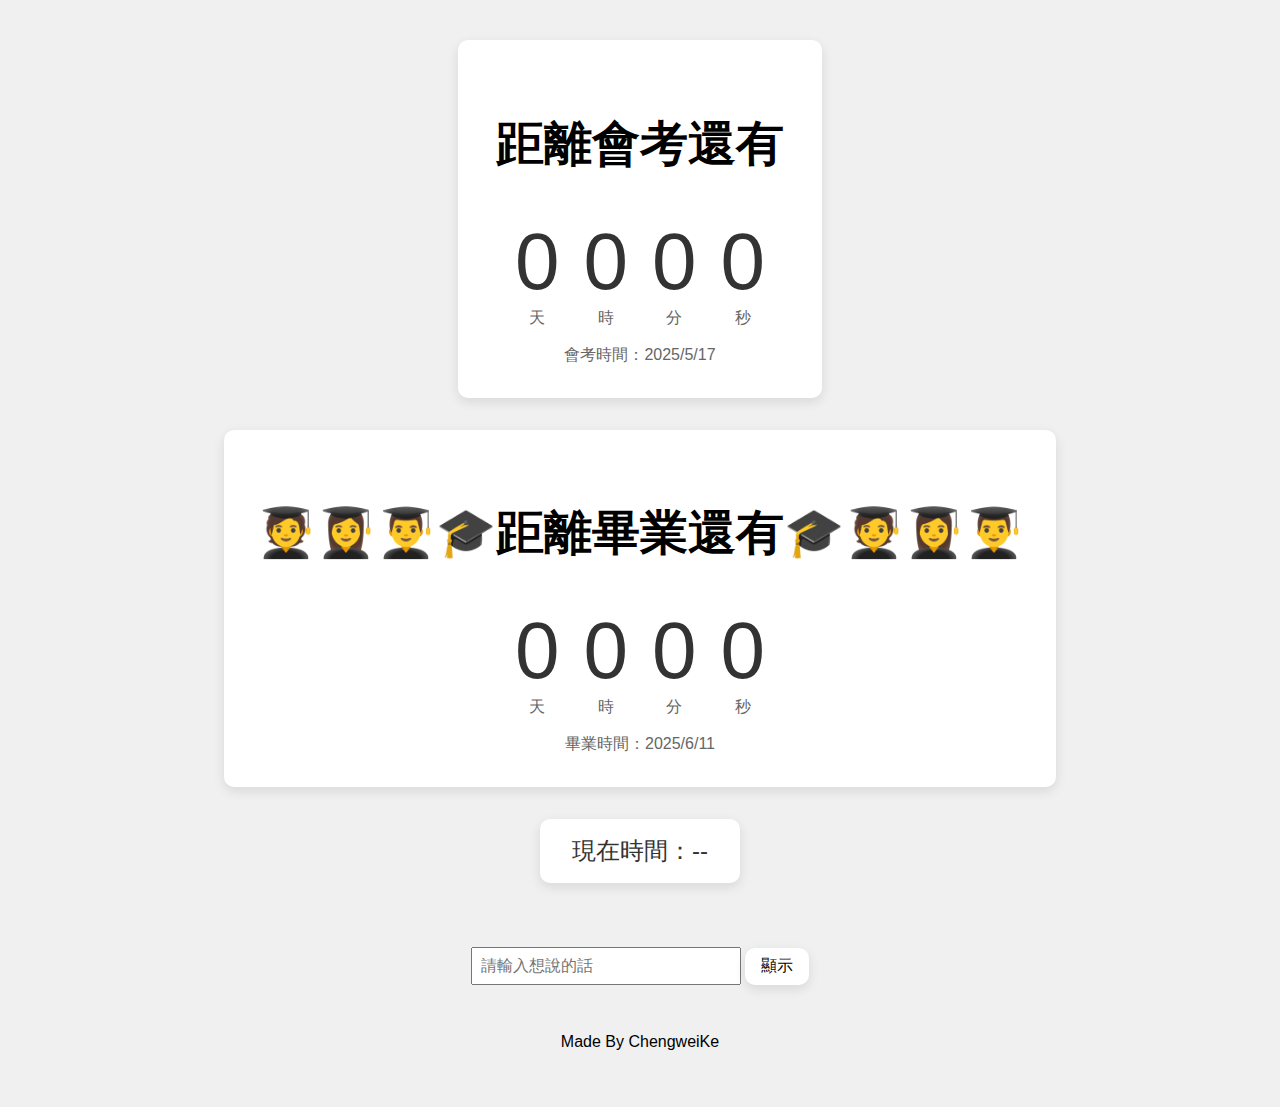
<file: countdown.html>
<!DOCTYPE html>
<html lang="zh-Hant">
<head>
  <meta charset="UTF-8" />
  <title>倒數計時器</title>
  <style>
    body {
      font-family: "Segoe UI", sans-serif;
      display: flex;
      flex-direction: column;
      align-items: center;
      min-height: 100vh;
      background-color: #f0f0f0;
      padding: 2rem;
      gap: 2rem;
    }

    .container {
      display: flex;
      flex-direction: row;
      gap: 2rem;
      justify-content: center;
      flex-wrap: wrap;
    }

    .countdown {
      text-align: center;
      font-size: 2rem;
      background: #fff;
      padding: 2rem;
      border-radius: 10px;
      box-shadow: 0 4px 12px rgba(0, 0, 0, 0.1);
      min-width: 300px;
    }

    .time {
      display: flex;
      gap: 1.5rem;
      justify-content: center;
      margin-top: 1rem;
    }

    .unit {
      text-align: center;
    }

    .number {
      font-size: 5rem;
      color: #333;
    }

    .label {
      font-size: 1rem;
      color: #666;
    }

    .now-time {
      font-size: 1.5rem;
      color: #333;
      background: #fff;
      padding: 1rem 2rem;
      border-radius: 10px;
      box-shadow: 0 4px 12px rgba(0, 0, 0, 0.1);
    }
    button {
      padding: 0.5rem 1rem;
      font-size: 1rem;
      background-color: white;
      color: black;
      border: none;
      border-radius: 10px;
      box-shadow: 0 4px 12px rgba(0, 0, 0, 0.1);
      transition: box-shadow 0.2s ease;
    }
  
    button:hover {
      box-shadow: 0 6px 16px rgba(0, 0, 0, 0.15);
      cursor: pointer;
    }
  </style>
</head>
<body>

  <!-- 倒數區塊容器 -->
  <div class="container">
    <!-- 會考倒數 -->
    <div class="countdown" id="examCountdown">
      <h2>距離會考還有</h2>
      <div class="time">
        <div class="unit"><div class="number" id="days">0</div><div class="label">天</div></div>
        <div class="unit"><div class="number" id="hours">0</div><div class="label">時</div></div>
        <div class="unit"><div class="number" id="minutes">0</div><div class="label">分</div></div>
        <div class="unit"><div class="number" id="seconds">0</div><div class="label">秒</div></div>
      </div>
      <div class="exam-date" style="margin-top: 1rem; font-size: 1rem; color: #666;">
        會考時間：2025/5/17
      </div>
    </div>

    <!-- 畢業倒數 -->
    <div class="countdown" id="gradCountdown">
      <h2>🧑‍🎓👩‍🎓👨‍🎓🎓距離畢業還有🎓🧑‍🎓👩‍🎓👨‍🎓</h2>
      <div class="time">
        <div class="unit"><div class="number" id="gdays">0</div><div class="label">天</div></div>
        <div class="unit"><div class="number" id="ghours">0</div><div class="label">時</div></div>
        <div class="unit"><div class="number" id="gminutes">0</div><div class="label">分</div></div>
        <div class="unit"><div class="number" id="gseconds">0</div><div class="label">秒</div></div>
      </div>
      <div class="exam-date" style="margin-top: 1rem; font-size: 1rem; color: #666;">
        畢業時間：2025/6/11
      </div>
    </div>
  </div>
  

  <!-- 現在時間 -->
  <div class="now-time" id="nowTime">現在時間：--</div>
  
  <!-- 使用者輸入區 -->
  <div id="inputSection" style="margin-top: 2rem; text-align: center;">
    <input type="text" id="userInput" placeholder="請輸入想說的話" style="padding: 0.5rem; font-size: 1rem; width: 250px;">
    <button onclick="showMessage()" style="padding: 0.5rem 1rem; font-size: 1rem;">顯示</button>
  </div>
  <!-- 顯示訊息與重新輸入按鈕 -->
  <div id="messageSection" style="display: none; margin-top: 1rem; text-align: center;">
    <!--<div id="userMessage" style="font-size: 1.25rem; color: #333; margin-bottom: 1rem;"></div> -->
    <button id="userMessage" onclick="resetInput()" style="padding: 0.5rem 1rem; font-size: 2rem"></button>
  </div>
  <!-- 版權標示 -->
  <p>Made By ChengweiKe</p>
  <script>
    const examDate = new Date(2025, 4, 17, 8, 20, 0); // 5月17日 08:20
    const gradDate = new Date(2025, 5, 11, 9, 0, 0); // 6月11日 08:20

    function pad(num) {
      return num < 10 ? '0' + num : num;
    }

    function updateCountdowns() {
      const now = new Date();

      function updateBlock(diff, prefix) {
        if (diff <= 0) {
          document.getElementById(prefix + "Countdown").innerHTML = "<h2>倒數結束！</h2>";
          return;
        }
        document.getElementById(prefix + "days").textContent = Math.floor(diff / (1000 * 60 * 60 * 24));
        document.getElementById(prefix + "hours").textContent = Math.floor((diff / (1000 * 60 * 60)) % 24);
        document.getElementById(prefix + "minutes").textContent = Math.floor((diff / (1000 * 60)) % 60);
        document.getElementById(prefix + "seconds").textContent = Math.floor((diff / 1000) % 60);
      }

      updateBlock(examDate - now, "");
      updateBlock(gradDate - now, "g");

      const nowStr = `現在時間：${now.getFullYear()}-${pad(now.getMonth() + 1)}-${pad(now.getDate())} ${pad(now.getHours())}:${pad(now.getMinutes())}:${pad(now.getSeconds())}`;
      document.getElementById("nowTime").textContent = nowStr;
    }

    updateCountdowns();
    setInterval(updateCountdowns, 1000);
    
    function showMessage() {
      const input = document.getElementById("userInput").value;
      if (input.trim() !== "") {
        document.getElementById("userMessage").textContent = input;
        document.getElementById("inputSection").style.display = "none";
        document.getElementById("messageSection").style.display = "block";
      }
    }
    
    function resetInput() {
      document.getElementById("userInput").value = "";
      document.getElementById("inputSection").style.display = "block";
      document.getElementById("messageSection").style.display = "none";
    }
  </script>

</body>
</html>
</file>
